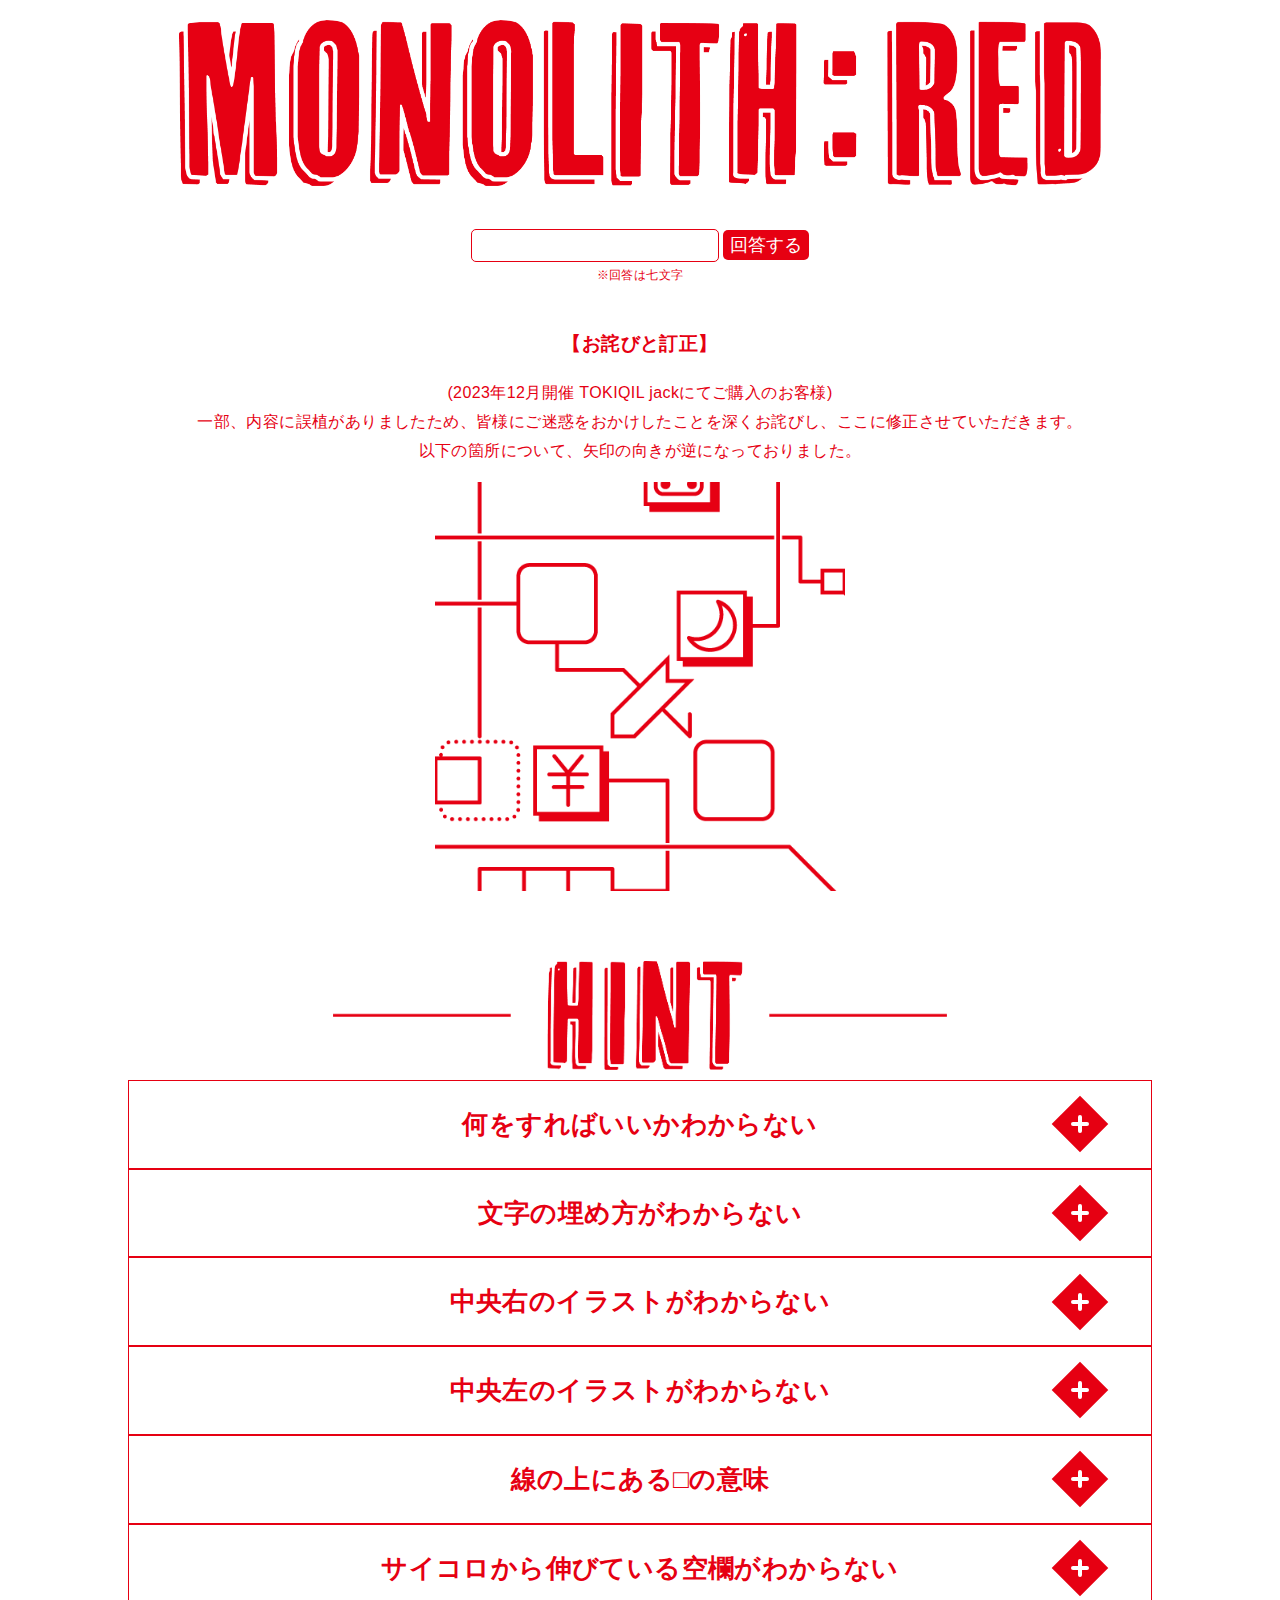
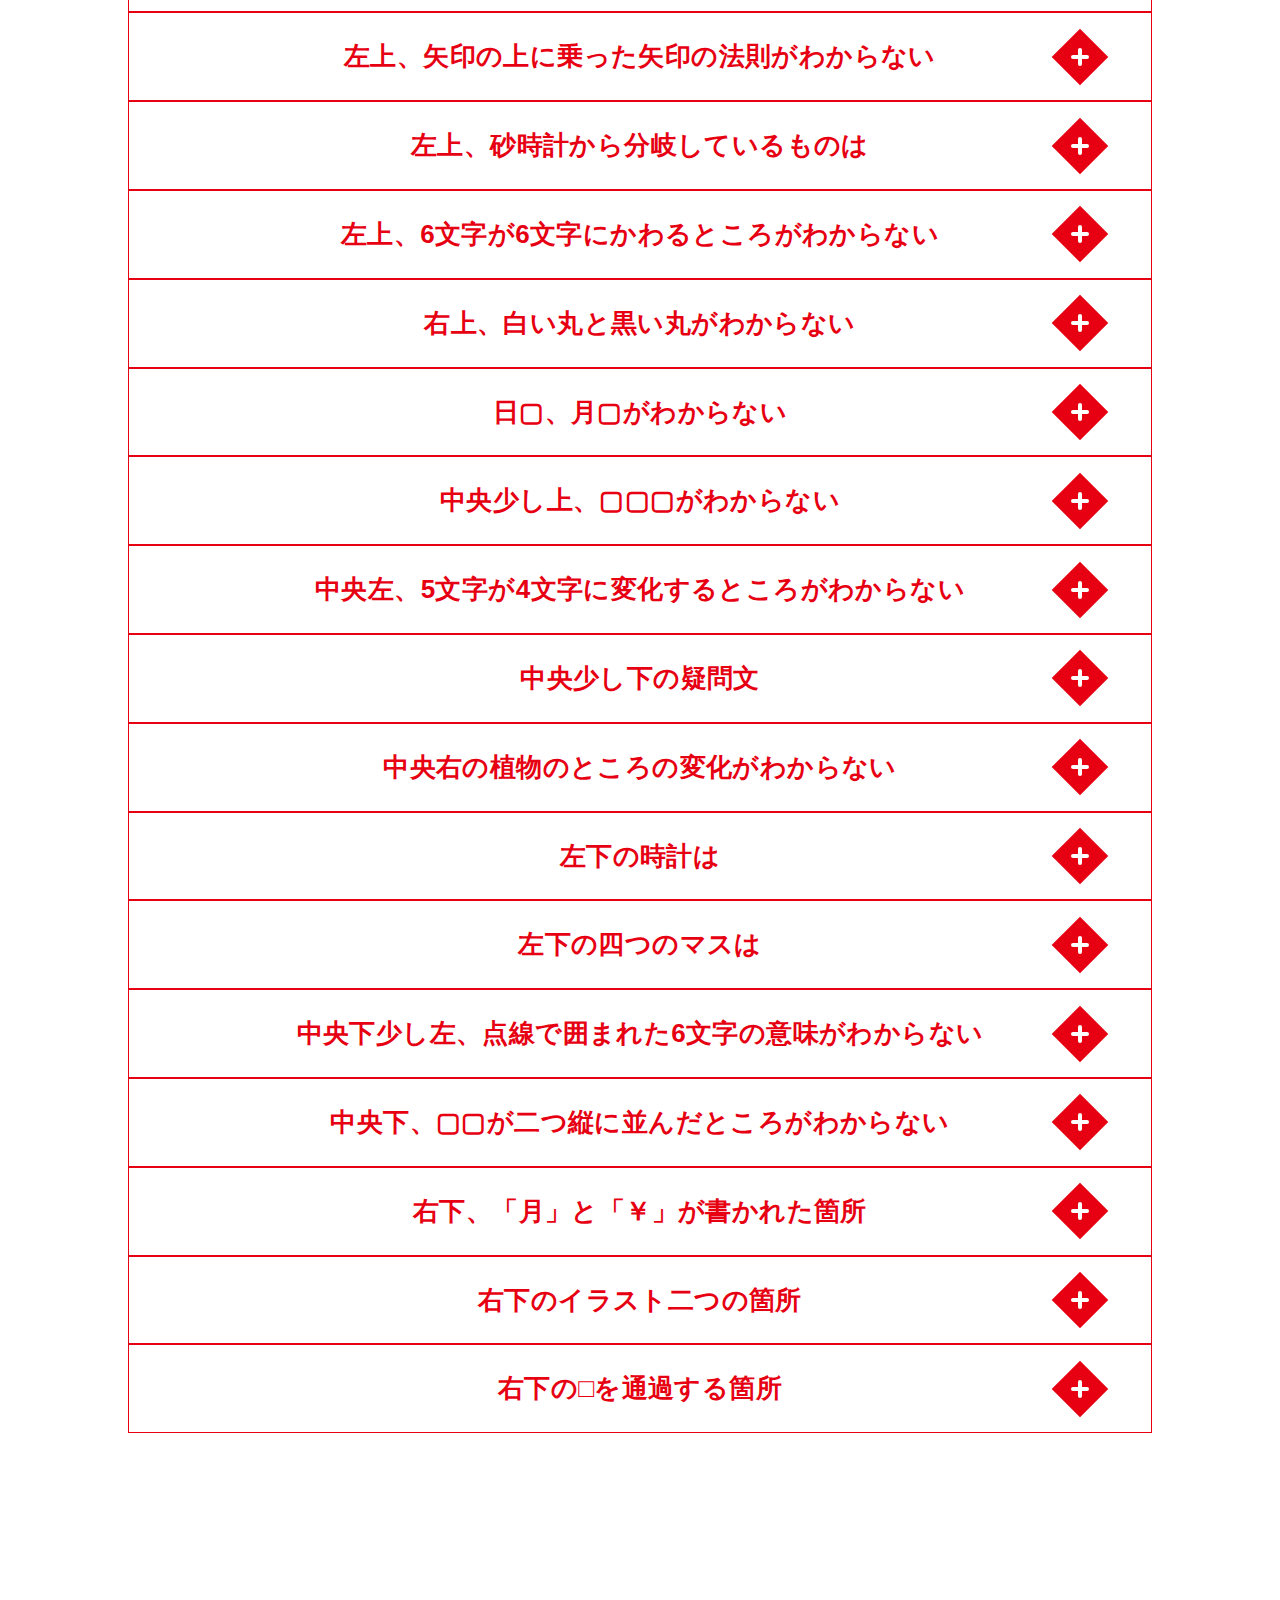
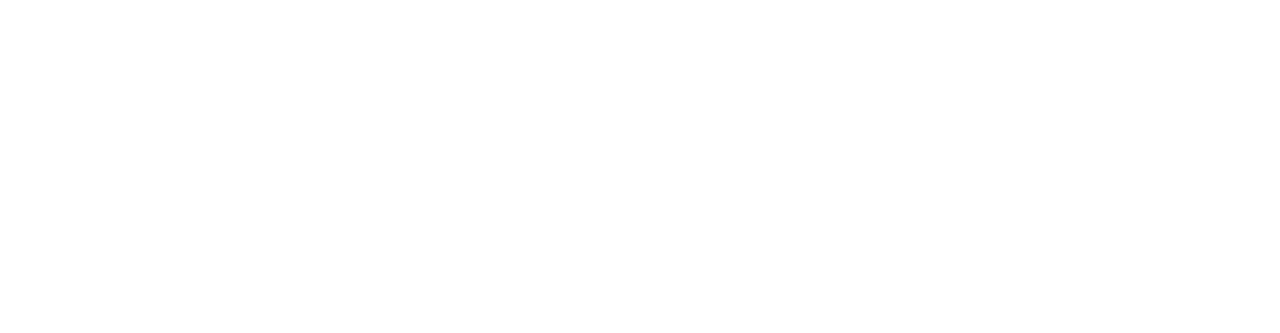
<file: index.html>
<!DOCTYPE html>
<html lang="ja">
  <head>
    <meta charset="UTF-8">
    <meta name="viewport" content="width=device-width, initial-scale=1.0">
    <title>Tokiqil Jack</title>
    <link rel="stylesheet" href="accordion.css" type="text/css">
  </head>

  <body>
    <script src="https://ajax.googleapis.com/ajax/libs/jquery/3.5.1/jquery.min.js"></script>
    <!-- <script src="js/jquery-1.9.1.min.js"></script> -->
    <div class="section">
      <img src="4x/title.png" alt="MONOLITH:RED" class="title">

      <div class="answer_area">
        <table>
          <tr>
            <td><input type="text" class="text_area" id="answer"></td>
            <td><button class="submit_button" onclick="submitAnswer()">回答する</button>  </td>
          </tr>
        </table>

        <p class="attention">※回答は七文字</p>
      </div>

      <h3>【お詫びと訂正】</h3>
      <p>(2023年12月開催 TOKIQIL jackにてご購入のお客様)<br>一部、内容に誤植がありましたため、皆様にご迷惑をおかけしたことを深くお詫びし、ここに修正させていただきます。<br>
      以下の箇所について、矢印の向きが逆になっておりました。</p>
      <img src="4x/zoom.png" alt="修正画像" class="syuusei">

      <img src="4x/hint.png" alt="HINT" class="hint">

      <div class="accordion">
        <div class="accordion_header Q">何をすればいいかわからない<div class="i_box"><i class="one_i"></i></div></div>
        <div class="accordion_inner">
          <div class="accordion_header A">
            まずは手を付けられそうなところから解いていきましょう<br>
            イラストから伸びているマスに、イラストを文字にして埋めてみましょう
          </div>
        </div>
      </div>

      <div class="accordion">
        <div class="accordion_header Q">文字の埋め方がわからない<div class="i_box"><i class="one_i"></i></div></div>
        <div class="accordion_inner">
          <div class="accordion_header A">
            空欄には幾つか種類があるようで、それぞれ違う種類の文字が入るようです<br>
            何が入るか考えてみましょう
          </div>
          <div class="accordion">
            <div class="accordion_header Q" >種類がわからない<div class="i_box"><i class="one_i"></i></div></div>
            <div class="accordion_inner">
              <div class="accordion_header A">
                小さい四角はアルファベット<br>
                角が丸い四角は漢字<br>
                二重の四角は平仮名が入ります
              </div>
            </div>
          </div>
        </div>
      </div>

      <div class="accordion">
        <div class="accordion_header Q">中央右のイラストがわからない<div class="i_box"><i class="one_i"></i></div></div>
        <div class="accordion_inner">
          <div class="accordion_header A">
            高さ333ｍの赤い塔、つまり東京タワーです。英語で記入しましょう
          </div>
        </div>
      </div>

      <div class="accordion">
        <div class="accordion_header Q">中央左のイラストがわからない<div class="i_box"><i class="one_i"></i></div></div>
        <div class="accordion_inner">
          <div class="accordion_header A">
            彼は「MONOLITH」といいます。東京タワーに何か話しかけているようです
          </div>
        </div>
      </div>

      <div class="accordion">
        <div class="accordion_header Q">線の上にある□の意味<div class="i_box"><i class="one_i"></i></div></div>
        <div class="accordion_inner">
          <div class="accordion_header A">
            □に斜めに入ってきた二つの要素を合成して出力しています<br>
            逆に言うと□に入ってきた要素を斜めに出る二つの要素に分解しています
          </div>
        </div>
      </div>

      <div class="accordion">
        <div class="accordion_header Q">サイコロから伸びている空欄がわからない<div class="i_box"><i class="one_i"></i></div></div>
        <div class="accordion_inner">
          <div class="accordion_header A">
            小さい四角には数字を英語で、角丸の四角には数字を漢字で入れましょう
          </div>
        </div>
      </div>

      <div class="accordion">
        <div class="accordion_header Q">左上、矢印の上に乗った矢印の法則がわからない<div class="i_box"><i class="one_i"></i></div></div>
        <div class="accordion_inner">
          <div class="accordion_header A">
            矢印を通過する際、右から左に漢字の一部が変化しているようです
          </div>
          <div class="accordion">
            <div class="accordion_header Q">どう変化するかがわからない<div class="i_box"><i class="one_i"></i></div></div>
            <div class="accordion_inner">
              <div class="accordion_header A">
                「問」が「開」に変化し、さらに変化しているようです
              </div>
            </div>
          </div>
        </div>
      </div>

      <div class="accordion">
        <div class="accordion_header Q">左上、砂時計から分岐しているものは<div class="i_box"><i class="one_i"></i></div></div>
        <div class="accordion_inner">
          <div class="accordion_header A">
            砂時計が、空の砂時計と何かに分離しています。ということは？
          </div>
        </div>
      </div>

      <div class="accordion">
        <div class="accordion_header Q">左上、6文字が6文字にかわるところがわからない<div class="i_box"><i class="one_i"></i></div></div>
        <div class="accordion_inner">
          <div class="accordion_header A">
            「SA」が「TE」に変化します
          </div>
        </div>
      </div>

      <div class="accordion">
        <div class="accordion_header Q">右上、白い丸と黒い丸がわからない<div class="i_box"><i class="one_i"></i></div></div>
        <div class="accordion_inner">
          <div class="accordion_header A">
            そのまま「白丸」「黒丸」と読むわけではないようです<br>
            右側の文字は線をたどれば埋める文字が分かります<br>
            すぐ右下にあるイラストから連想される単語を埋めてみましょう<br>
            そうすればさらに右にある2マスも連想できそうです
          </div>
        </div>
      </div>

      <div class="accordion">
        <div class="accordion_header Q">日▢、月▢がわからない<div class="i_box"><i class="one_i"></i></div></div>
        <div class="accordion_inner">
          <div class="accordion_header A">
            右には同じ漢字が入ります。英語にしたときにどちらも6文字になります
          </div>
          <div class="accordion">
            <div class="accordion_header Q">まだわからない<div class="i_box"><i class="one_i"></i></div></div>
            <div class="accordion_inner">
              <div class="accordion_header A">
                カレンダーを見てみましょう
              </div>
            </div>
          </div>
        </div>
      </div>

      <div class="accordion">
        <div class="accordion_header Q">中央少し上、▢▢▢がわからない<div class="i_box"><i class="one_i"></i></div></div>
        <div class="accordion_inner">
          <div class="accordion_header A">
            矢印をたどると「？」から伸びています。漢字三文字で表現してみましょう
          </div>
          <div class="accordion">
            <div class="accordion_header Q">漢字三文字がわからない<div class="i_box"><i class="one_i"></i></div></div>
            <div class="accordion_inner">
              <div class="accordion_header A">
                一番右の漢字は「竹かんむり」になります
              </div>
            </div>
          </div>
        </div>
      </div>

      <div class="accordion">
        <div class="accordion_header Q">中央左、5文字が4文字に変化するところがわからない<div class="i_box"><i class="one_i"></i></div></div>
        <div class="accordion_inner">
          <div class="accordion_header A">
            「CH」が「S」に変化しています
          </div>
        </div>
      </div>

      <div class="accordion">
        <div class="accordion_header Q">中央少し下の疑問文<div class="i_box"><i class="one_i"></i></div></div>
        <div class="accordion_inner">
          <div class="accordion_header A">
            「周りの英語を埋め、引用して、文章を完成させましょう。これがこの謎の「問い」になります
          </div>
        </div>
      </div>

      <div class="accordion">
        <div class="accordion_header Q">中央右の植物のところの変化がわからない<div class="i_box"><i class="one_i"></i></div></div>
        <div class="accordion_inner">
          <div class="accordion_header A">
            矢印を通過する際、右から左に漢字の一部が変化しているようです。右が「草」、左が「竹」です
          </div>
          <div class="accordion">
            <div class="accordion_header Q">どう変化するかがわからない<div class="i_box"><i class="one_i"></i></div></div>
            <div class="accordion_inner">
              <div class="accordion_header A">
                「草かんむり」が「竹かんむり」に変化しています
              </div>
            </div>
          </div>
        </div>
      </div>

      <div class="accordion">
        <div class="accordion_header Q">左下の時計は<div class="i_box"><i class="one_i"></i></div></div>
        <div class="accordion_inner">
          <div class="accordion_header A">
            「CLOCK」ではありません、違う言い方を考えてみましょう
          </div>
        </div>
      </div>

      <div class="accordion">
        <div class="accordion_header Q">左下の四つのマスは<div class="i_box"><i class="one_i"></i></div></div>
        <div class="accordion_inner">
          <div class="accordion_header A">
            真ん中にあるのは方位記号です、適切な漢字を埋めましょう
          </div>
        </div>
      </div>

      <div class="accordion">
        <div class="accordion_header Q">中央下少し左、点線で囲まれた6文字の意味がわからない<div class="i_box"><i class="one_i"></i></div></div>
        <div class="accordion_inner">
          <div class="accordion_header A">
            ローマ字読みしてみましょう
          </div>
          <div class="accordion">
            <div class="accordion_header Q">「めのうえ」の意味がわからない<div class="i_box"><i class="one_i"></i></div></div>
            <div class="accordion_inner">
              <div class="accordion_header A">
                「め」を探して上を読んでみましょう
              </div>
              <div class="accordion">
                <div class="accordion_header Q">「め」がわからない<div class="i_box"><i class="one_i"></i></div></div>
                <div class="accordion_inner">
                  <div class="accordion_header A">
                    この謎の中に6個あります。全て探して上を読んでみましょう
                  </div>
                  <div class="accordion">
                    <div class="accordion_header Q">6個なのに7文字になる？<div class="i_box"><i class="one_i"></i></div></div>
                    <div class="accordion_inner">
                      <div class="accordion_header A">
                        アルファベットはローマ字読みして、平仮名にして書き込みましょう
                      </div>
                    </div>
                  </div>
                </div>
              </div>
            </div>
          </div>
        </div>
      </div>

      <div class="accordion">
        <div class="accordion_header Q">中央下、▢▢が二つ縦に並んだところがわからない<div class="i_box"><i class="one_i"></i></div></div>
        <div class="accordion_inner">
          <div class="accordion_header A">
            右には同じ漢字が入ります、上には「土」下には「火」が入ります
          </div>
          <div class="accordion">
            <div class="accordion_header Q">まだわからない<div class="i_box"><i class="one_i"></i></div></div>
            <div class="accordion_inner">
              <div class="accordion_header A">
                カレンダーを見てみましょう
              </div>
            </div>
          </div>
        </div>
      </div>

      <div class="accordion">
        <div class="accordion_header Q">右下、「月」と「￥」が書かれた箇所<div class="i_box"><i class="one_i"></i></div></div>
        <div class="accordion_inner">
          <div class="accordion_header A">
            変化前は「魚へんに青」です。「月」が「円」に変化します
          </div>
          <div class="accordion">
            <div class="accordion_header Q">まだわからない<div class="i_box"><i class="one_i"></i></div></div>
            <div class="accordion_inner">
              <div class="accordion_header A">
                「魚青」が「鯖」に変化します
              </div>
            </div>
          </div>
        </div>
      </div>

      <div class="accordion">
        <div class="accordion_header Q">右下のイラスト二つの箇所<div class="i_box"><i class="one_i"></i></div></div>
        <div class="accordion_inner">
          <div class="accordion_header A">
            矢印を通過すると、「貝」が「田」に変化します
            存在しない漢字になりますが、そのまま記入しておきましょう
          </div>
        </div>
      </div>

      <div class="accordion">
        <div class="accordion_header Q">右下の□を通過する箇所<div class="i_box"><i class="one_i"></i></div></div>
        <div class="accordion_inner">
          <div class="accordion_header A">
            一番下は「土」と「田」が合成されています
          </div>
          <div class="accordion">
            <div class="accordion_header Q">まだわからない<div class="i_box"><i class="one_i"></i></div></div>
            <div class="accordion_inner">
              <div class="accordion_header A">
                「土」と「田」が合成されて「里」になります
              </div>
              <div class="accordion">
                <div class="accordion_header Q">さらにヒント<div class="i_box"><i class="one_i"></i></div></div>
                <div class="accordion_inner">
                  <div class="accordion_header A">
                    「黒」が「里」と何かに分解されます
                  </div>
                  <div class="accordion">
                    <div class="accordion_header Q">さらにさらにヒント<div class="i_box"><i class="one_i"></i></div></div>
                    <div class="accordion_inner">
                      <div class="accordion_header A">
                        「里」と「れんが（点四つ）」に分解され、合成されて別の漢字になります
                      </div>
                    </div>
                  </div>
                </div>
              </div>
            </div>
          </div>
        </div>
      </div>
    </div>
    <script src="accordion.js"></script>
  </body>
</html>
</file>
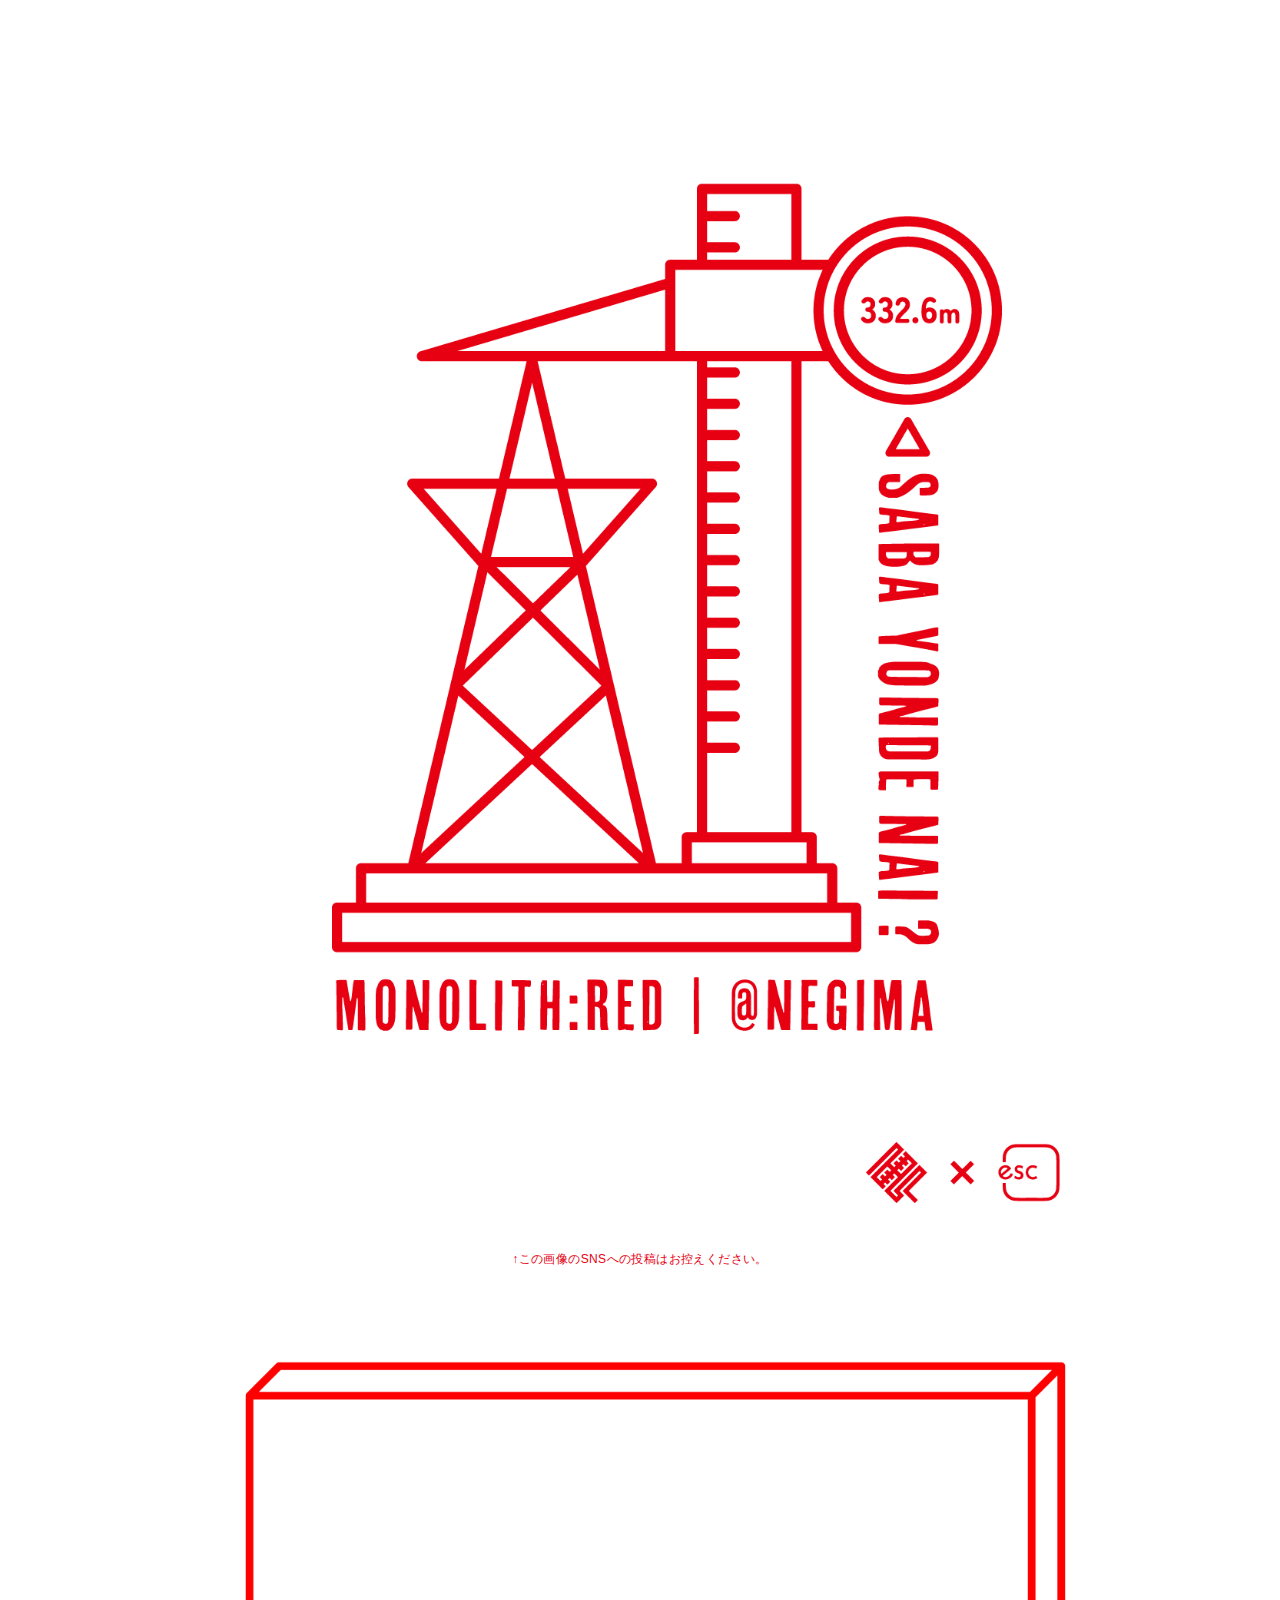
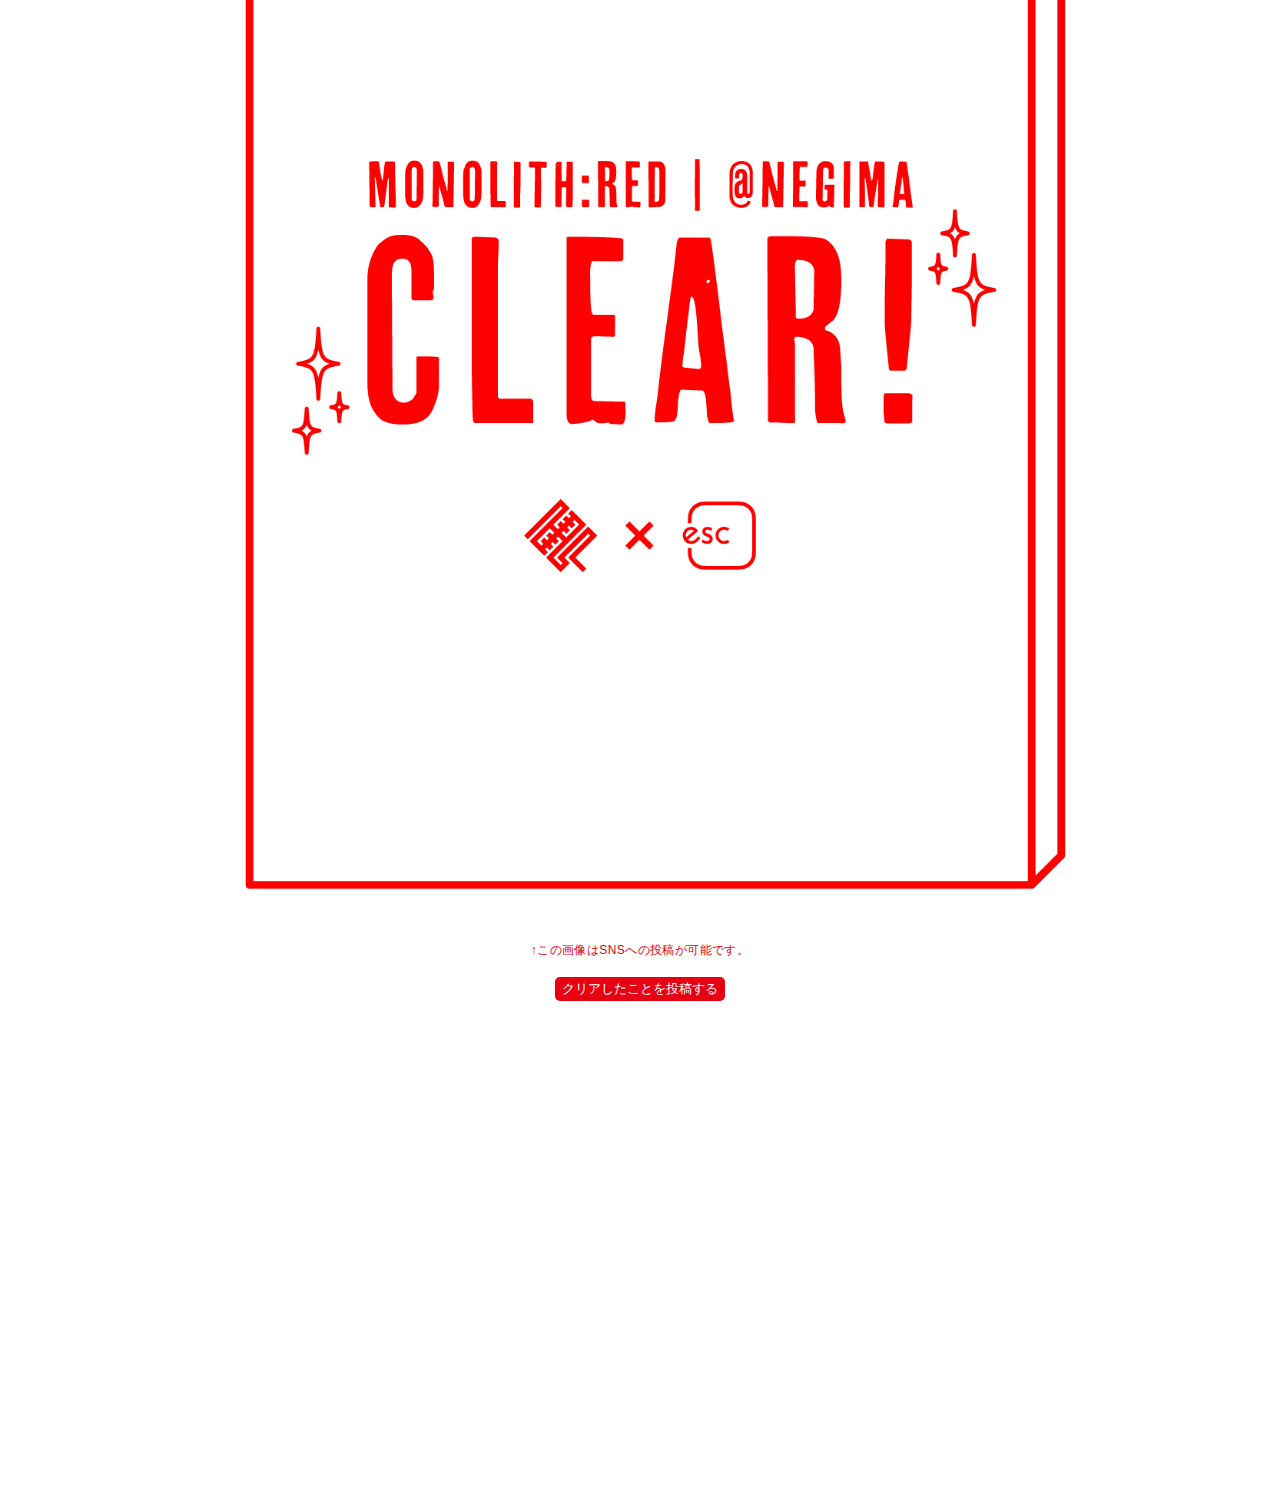
<file: clear.html>
<!DOCTYPE html>
<html lang="ja">
<head>
    <meta charset="UTF-8">
    <meta name="viewport" content="width=device-width, initial-scale=1.0">
    <title>Tokiqil Jack</title>
    <link rel="stylesheet" href="accordion.css" type="text/css">
</head>
<body>
    <div class="section">
        <img src="4x/negima_omake.png" alt="negima_omake" class="crear_images">
        <p class="attention">↑この画像のSNSへの投稿はお控えください。</p>
        <br>
        <img src="4x/clear_esc.png" alt="clear_esc" class="crear_images">
        <p class="attention">↑この画像はSNSへの投稿が可能です。</p>
        <button class="tweet_button" onclick="tweetClear()">クリアしたことを投稿する</button>
    </div>

    <script src="accordion.js"></script>
</body>
</html>
</file>
<file: accordion.css>
.title {
  max-width: 1024px;
  margin: auto;
  display: block;
  width: 90%;
  padding-bottom: 20px;
}

.crear_images{
  max-width: 1024px;
  margin: auto;
  display: block;
  width: 90%;
}

.syuusei{
  max-width: 1024px;
  margin: auto;
  display: block;
  width: 40%;
  padding-bottom: 70px;
}

table{
  margin:0 auto;
  }
  
.answer_area {
  margin: 20px 0px 40px ;
  text-align: center;
}

.submit_button{
  padding:10px;
  font-size: 18px; 
  color: #fff;
  background-color: #E60012;
  border: none;
  border-radius: 5px;
  text-align: center;
  padding: 3px 7px;
}

.text_area {
  height: 25px;
  font-size: 18px; 
  padding: 3px 7px;
  border-radius: 5px;
  border: 1px solid #E60012;
}
.text_area:focus {
  padding: 1px 5px;
  outline: 0;
  border: 3px solid #E60012;
}

.attention {
  margin-top: 0px;
  font-size: 75%;
  text-align: center;
}

.tweet_button{
  color: #fff;
  background-color: #E60012;
  border: none;
  border-radius: 5px;
  text-align: center;
  padding: 3px 7px;
}

.hint {
  max-width: 1024px;
  margin: auto;
  display: block;
  width: 60%;
  padding-bottom: 10px;
}

.accordion {
    max-width: 1024px;
    margin: 0 auto;
  }
  .accordion .accordion_header {
    font-size: 26px;
    font-weight: bold;
    padding: 20px 11%;
    text-align: center;
    position: relative;
    z-index: +1;
    cursor: pointer;
    transition-duration: 0.2s;
  }
  .accordion .Q {
    background-color: #ffffff;
    border: 1px solid #E60012;
    color: #E60012;
  }
  .accordion .A {
    background-color: #ffffff;
    border: #E60012;
    color: #E60012;
  }
  .accordion .accordion_inner{
    border: 1px solid #E60012;
  }
  .accordion .accordion_inner .accordion{
    width: 95%;
    padding-bottom: 2.5%;
  }
  .accordion .accordion_header .i_box {
    display: flex;
    justify-content: center;
    align-items: center;
    position: absolute;
    top: 50%;
    right: 5%;
    width: 40px;
    height: 40px;
    background: #E60012;
    /* border: 1px solid #E60012; */
    margin-top: -20px;
    box-sizing: border-box;
    -webkit-transform: rotate(45deg);
    transform: rotate(45deg);
    transform-origin: center center;
    transition-duration: 0.2s;
  }
  .accordion .accordion_header .i_box .one_i {
    display: block;
    width: 18px;
    height: 18px;
    -webkit-transform: rotate(45deg);
    transform: rotate(45deg);
    transform-origin: center center;
    transition-duration: 0.2s;
    position: relative;
  }
  .accordion .accordion_header.open .i_box {
    -webkit-transform: rotate(-360deg);
    transform: rotate(-360deg);
  }
  .accordion .accordion_header .i_box .one_i:before, .accordion .accordion_header .i_box .one_i:after {
    display: flex;
    content: '';
    background-color: #ffffff;
    border-radius: 10px;
    width: 18px;
    height: 4px;
    position: absolute;
    top: 7px;
    left: 0;
    -webkit-transform: rotate(0deg);
    transform: rotate(0deg);
    transform-origin: center center;
  }
  .accordion .accordion_header .i_box .one_i:before {
    width: 4px;
    height: 18px;
    top: 0;
    left: 7px;
  }
  .accordion .accordion_header.open .i_box .one_i:before {
    content: none;
  }
  .accordion .accordion_header.open .i_box .one_i:after {
    -webkit-transform: rotate(-45deg);
    transform: rotate(-45deg);
  }
  .accordion .accordion_inner {
    display: none;
    padding: 0;
    box-sizing: border-box;
  }
  .accordion .accordion_inner .box_one {
    height: 300px;
  }
  .accordion .accordion_inner p.txt_a_ac {
    margin: 0;
  }
  @media screen and (max-width: 1024px) {
    .accordion .accordion_header {
      font-size: 18px;
    }
    .accordion .accordion_header .i_box {
      width: 30px;
      height: 30px;
      margin-top: -15px;
    }
  }
  @media screen and (max-width: 767px) {
    .accordion .accordion_header {
      font-size: 16px;
      text-align: left;
      padding: 15px 60px 15px 15px;
    }
  }
  
  body {
    font-family: YuGothic, "游ゴシック体", "Yu Gothic", "メイリオ", Meiryo, "ＭＳ Ｐゴシック", "MS PGothic", sans-serif;
    font-size: 16px;
    letter-spacing: .025em;
    line-height: 1.8;
    margin: 0;
  }
  @media screen and (max-width: 1024px) {
    body {
      font-size: 14px;
    }
  }
  .section {
    max-width: 1024px;
    margin: 0 auto;
    padding: 20px 20px 500px;
    color: #E60012;
    text-align: center;
  }
  .section p._a {
    font-size: 12px;
    font-weight: bold;
    margin: 30px 0 0;
  }
  .section p._a .link {
    display: inline-block;
    color: #607D8B;
    padding-left: 1.3em;
    text-indent: -1.3em;
  }
  .section p._a .link:before {
    content: '';
    display: inline-block;
    width: 5px;
    height: 5px;
    border-top: 2px solid #607D8B;
    border-right: 2px solid #607D8B;
    -webkit-transform: rotate(45deg);
    transform: rotate(45deg);
    margin-right: 10px;
  }
</file>
